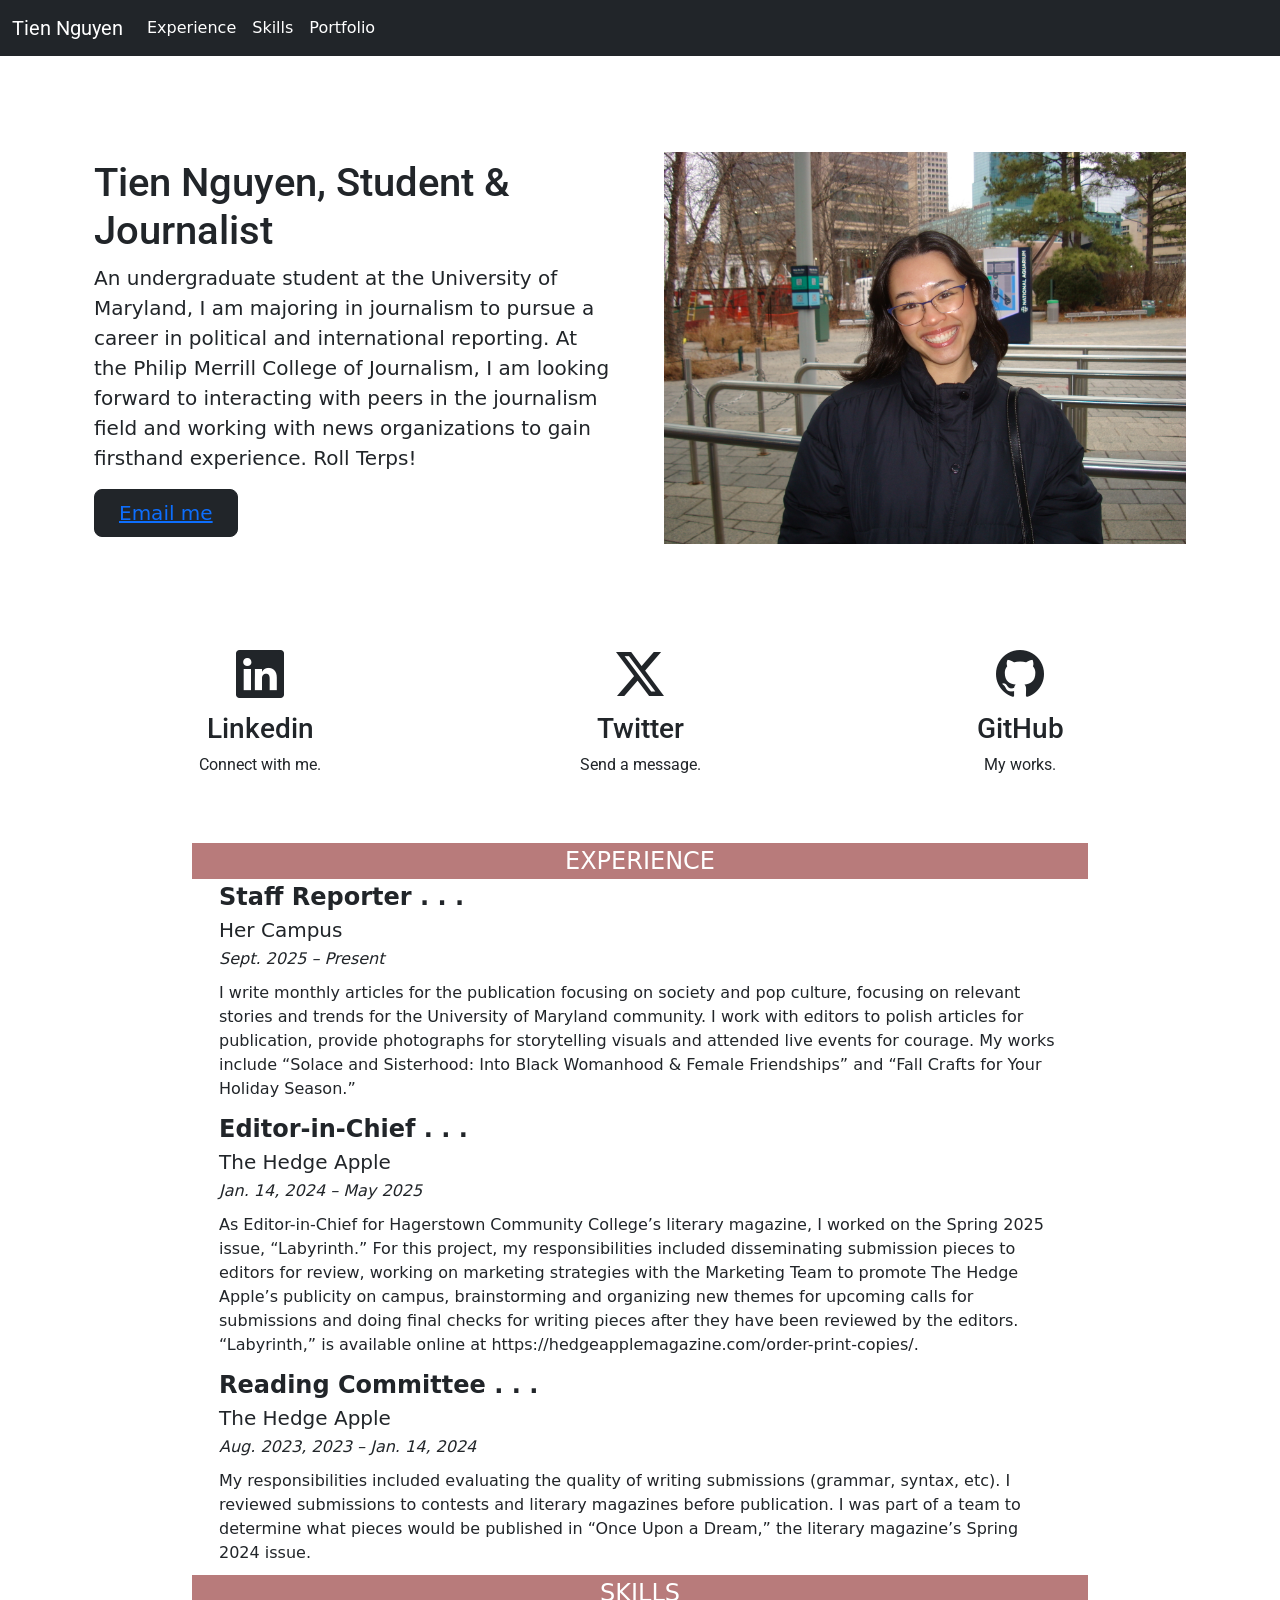
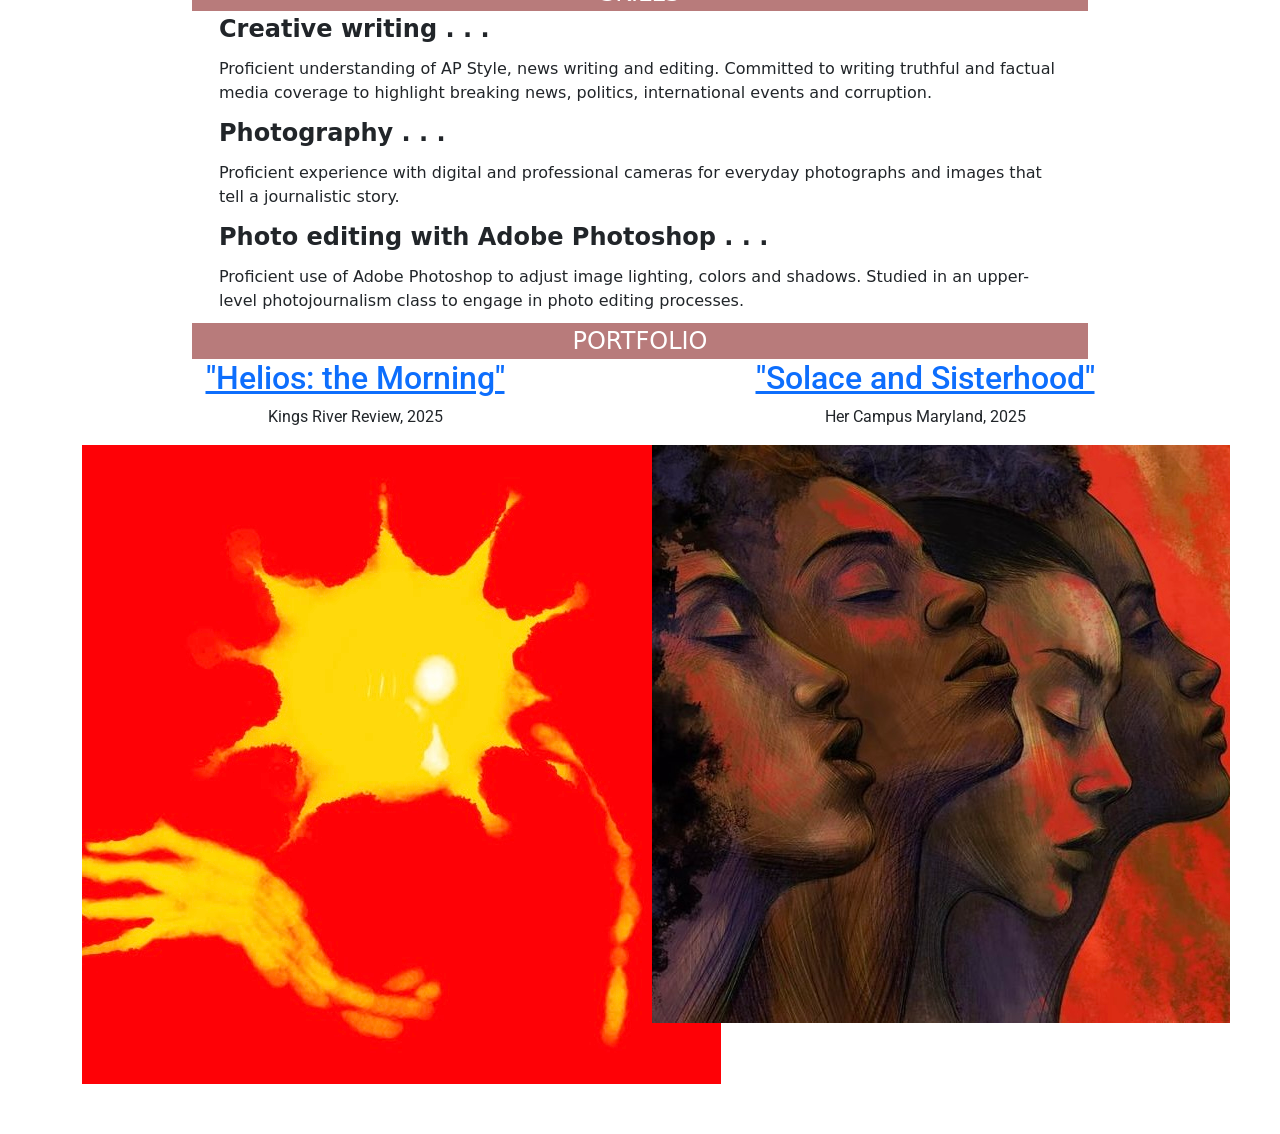
<file: resume-project/index.html>
<!-- HMTML for resume project-->
<!doctype html>

<html lang="en">
<head>
 <meta charset="utf-8">
 <meta name="viewport" content="width=device-width, initial-scale=1, shrink-to-fit=no">
     <link rel="stylesheet" type="text/css" href="style.css">
    <link rel="stylesheet" href="https://cdn.jsdelivr.net/npm/bootstrap-icons@1.11.1/font/bootstrap-icons.css">
    <link href="https://fonts.googleapis.com/css2?family=Roboto:ital,wght@0,100..900;1,100..900&display=swap" rel="stylesheet">

 <title>Resume Project</title>
 <meta name="description" content="Merrill College of Journalism, UMD">
 <meta name="author" content="Tien Nguyen">

 <!-- Bootstrap CSS and JavaScript -->
 <link href="https://cdn.jsdelivr.net/npm/bootstrap@5.3.3/dist/css/bootstrap.min.css" rel="stylesheet" integrity="sha384-QWTKZyjpPEjISv5WaRU9OFeRpok6YctnYmDr5pNlyT2bRjXh0JMhjY6hW+ALEwIH" crossorigin="anonymous">
 <script src="https://cdn.jsdelivr.net/npm/bootstrap@5.3.3/dist/js/bootstrap.bundle.min.js" integrity="sha384-YvpcrYf0tY3lHB60NNkmXc5s9fDVZLESaAA55NDzOxhy9GkcIdslK1eN7N6jIeHz" crossorigin="anonymous"></script>


</head>

 <!-- Navbar start-->
<nav class="navbar navbar-expand-lg bg-dark" data-bs-theme="dark">
   <div class="container-fluid">
     <a class="navbar-brand" href="#">Tien Nguyen</a>
     <button class="navbar-toggler" type="button" data-bs-toggle="collapse" data-bs-target="#navbarSupportedContent" aria-controls="navbarSupportedContent" aria-expanded="false" aria-label="Toggle navigation">
       <span class="navbar-toggler-icon"></span>
     </button>
     <div class="collapse navbar-collapse" id="navbarSupportedContent">
       <ul class="navbar-nav me-auto mb-2 mb-lg-0">
         <li class="nav-item">
           <a class="nav-link active" aria-current="page" href="#">Experience</a>
         </li>
         <li class="nav-item">
           <a class="nav-link active" aria-current="page" href="#">Skills</a>
         </li>
         <li class="nav-item">
           <a class="nav-link active" aria-current="page" href="#">Portfolio</a>
         </li>
       </ul>

     </div>
   </div>
 </nav>
 <!-- Navbar end-->

 <!-- Hero image-->
   <div class="container col-xxl-8 px-4 py-5">
    <div class="row flex-lg-row-reverse align-items-center g-5 py-5">
        <div class="col-10 col-sm-8 col-lg-6">
            <img src="DSC01416.JPG" class="d-block mx-lg-auto img-fluid" alt="Bootstrap Themes" width="100%" max-width="500px" loading="lazy">
        </div>
        <div class="col-lg-6">
            <h1 class="h1">Tien Nguyen, Student & Journalist</h1>
            <p class="lead">An undergraduate student at the University of Maryland, I am majoring in journalism to pursue a career in political and international reporting. At the Philip Merrill College of Journalism, I am looking forward to interacting with peers in the journalism field and working with news organizations to gain firsthand experience. Roll Terps!</p>
            <div class="d-grid gap-2 d-md-flex justify-content-md-start">
                <button type="button" class="btn btn-dark btn-lg px-4 me-md-2"><a href="mailto:tnguye85@terpmail.umd.edu">Email me</a></button>
            </div>
        </div>
    </div>
</div>
<!-- Hero end-->

<!-- Icons start-->
<div class="container">
	<div class="row">
		<div class="col-md-4">
            <i class="bi bi-linkedin"></i>
			<h3>Linkedin</h3>
			<p>Connect with me.</p>
		</div>

		<div class="col-md-4">
            <i class="bi bi-twitter-x"></i>
			<h3>Twitter</h3>
			<p>Send a message.</p>
		</div>

		<div class="col-md-4">
            <i class="bi bi-github"></i>
			<h3>GitHub</h3>
			<p>My works.</p>
		</div>
	</div>
</div>
<!-- Icons end-->

<!-- Body start-->
<div class="sectionheader">Experience</div>
<div class="jobtitle">Staff Reporter . . .</div>
<div class="organization">Her Campus</div>
<div class="date">Sept. 2025 – Present</div>
<div class="description">I write monthly articles for the publication focusing on society and pop culture, focusing on relevant stories and trends for the University of Maryland community. I work with editors to polish articles for publication, provide photographs for storytelling visuals and attended live events for courage. My works include “Solace and Sisterhood: Into Black Womanhood & Female Friendships” and “Fall Crafts for Your Holiday Season.”</div>

<div class="jobtitle">Editor-in-Chief . . .</div>
<div class="organization">The Hedge Apple</div>
<div class="date">Jan. 14, 2024  – May 2025</div>
<div class="description">As Editor-in-Chief for Hagerstown Community College’s literary magazine, I worked on the Spring 2025 issue, “Labyrinth.” For this project, my responsibilities included disseminating submission pieces to editors for review, working on marketing strategies with the Marketing Team to promote The Hedge Apple’s publicity on campus, brainstorming and organizing new themes for upcoming calls for submissions and doing final checks for writing pieces after they have been reviewed by the editors. “Labyrinth,” is available online at https://hedgeapplemagazine.com/order-print-copies/.</div>

<div class="jobtitle">Reading Committee . . .</div>
<div class="organization">The Hedge Apple</div>
<div class="date">Aug. 2023, 2023 – Jan. 14, 2024</div>
<div class="description">My responsibilities included evaluating the quality of writing submissions (grammar, syntax, etc). I reviewed submissions to contests and literary magazines before publication. I was part of a team to determine what pieces would be published in “Once Upon a Dream,” the literary magazine’s Spring 2024 issue.</div>

<div class="sectionheader">Skills</div>
<div class="skill">Creative writing . . .</div>
<div class="description">Proficient understanding of AP Style, news writing and editing. Committed to writing truthful and factual media coverage to highlight breaking news, politics, international events and corruption.</div>

<div class="skill">Photography . . .</div>
<div class="description">Proficient experience with digital and professional cameras for everyday photographs and images that tell a journalistic story.</div>

<div class="skill">Photo editing with Adobe Photoshop . . .</div>
<div class="description">Proficient use of Adobe Photoshop to adjust image lighting, colors and shadows. Studied in an upper-level photojournalism class to engage in photo editing processes.</div>

<!-- Body end-->

<!-- Container-->
<div class="sectionheader">Portfolio</div>
<div class="container">
  <div class="row">
        <div class="col-md-6">
            <h2><a href="https://www.kingsriverreview.com/_files/ugd/536f95_a34a457b329a432db36200ef481ead0c.pdf">"Helios: the Morning"</a></h2>
            <p>Kings River Review, 2025</p>
            <img src="aa8f1624c03dd97ec133bcae6452e3e2.jpg" max-width="500px">
        </div>

        <div class="col-md-6">
            <h2><a href="https://www.hercampus.com/school/maryland/solace-and-sisterhood-into-black-womanhood-female-friendships/">"Solace and Sisterhood"</a></h2>
            <p>Her Campus Maryland, 2025</p>
            <img src="_.jpg" max-width="500px">
		</div>
	</div>
</div>
<!-- Container end-->


</body>
</html>
</file>
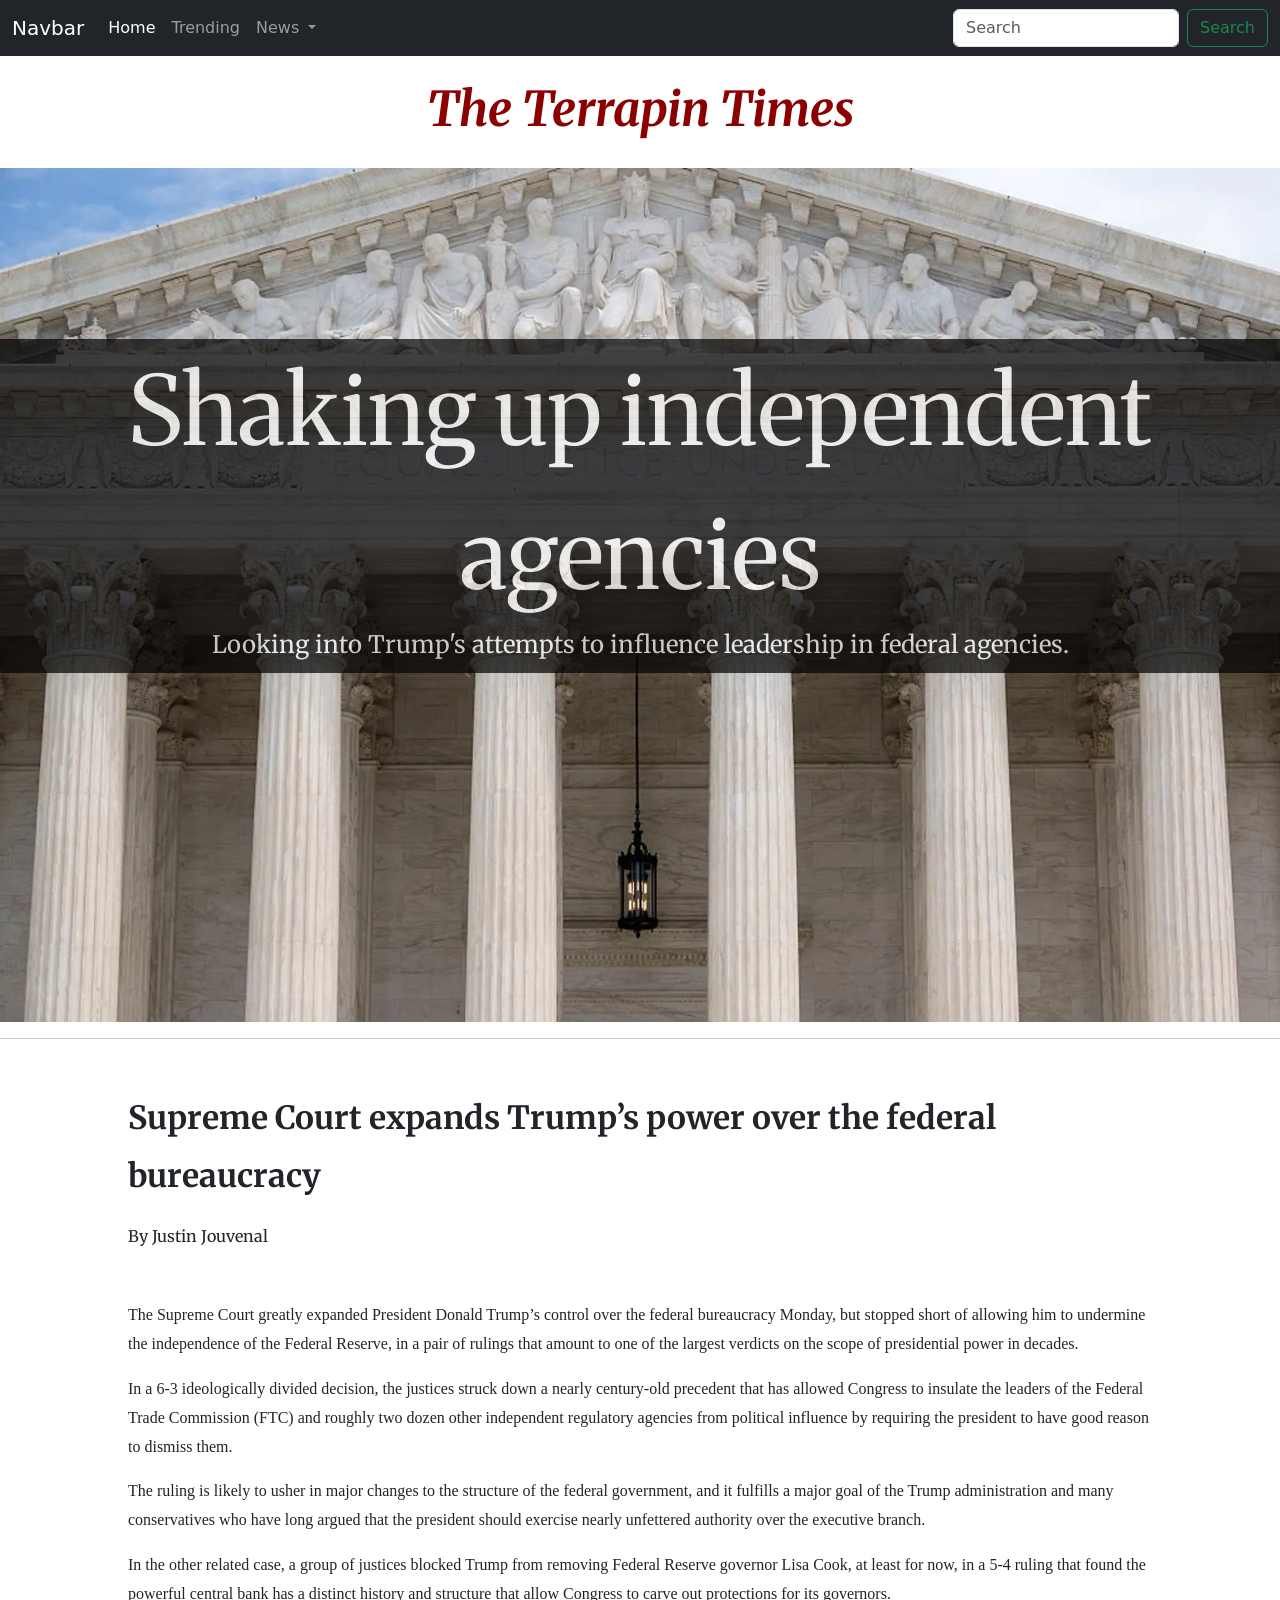
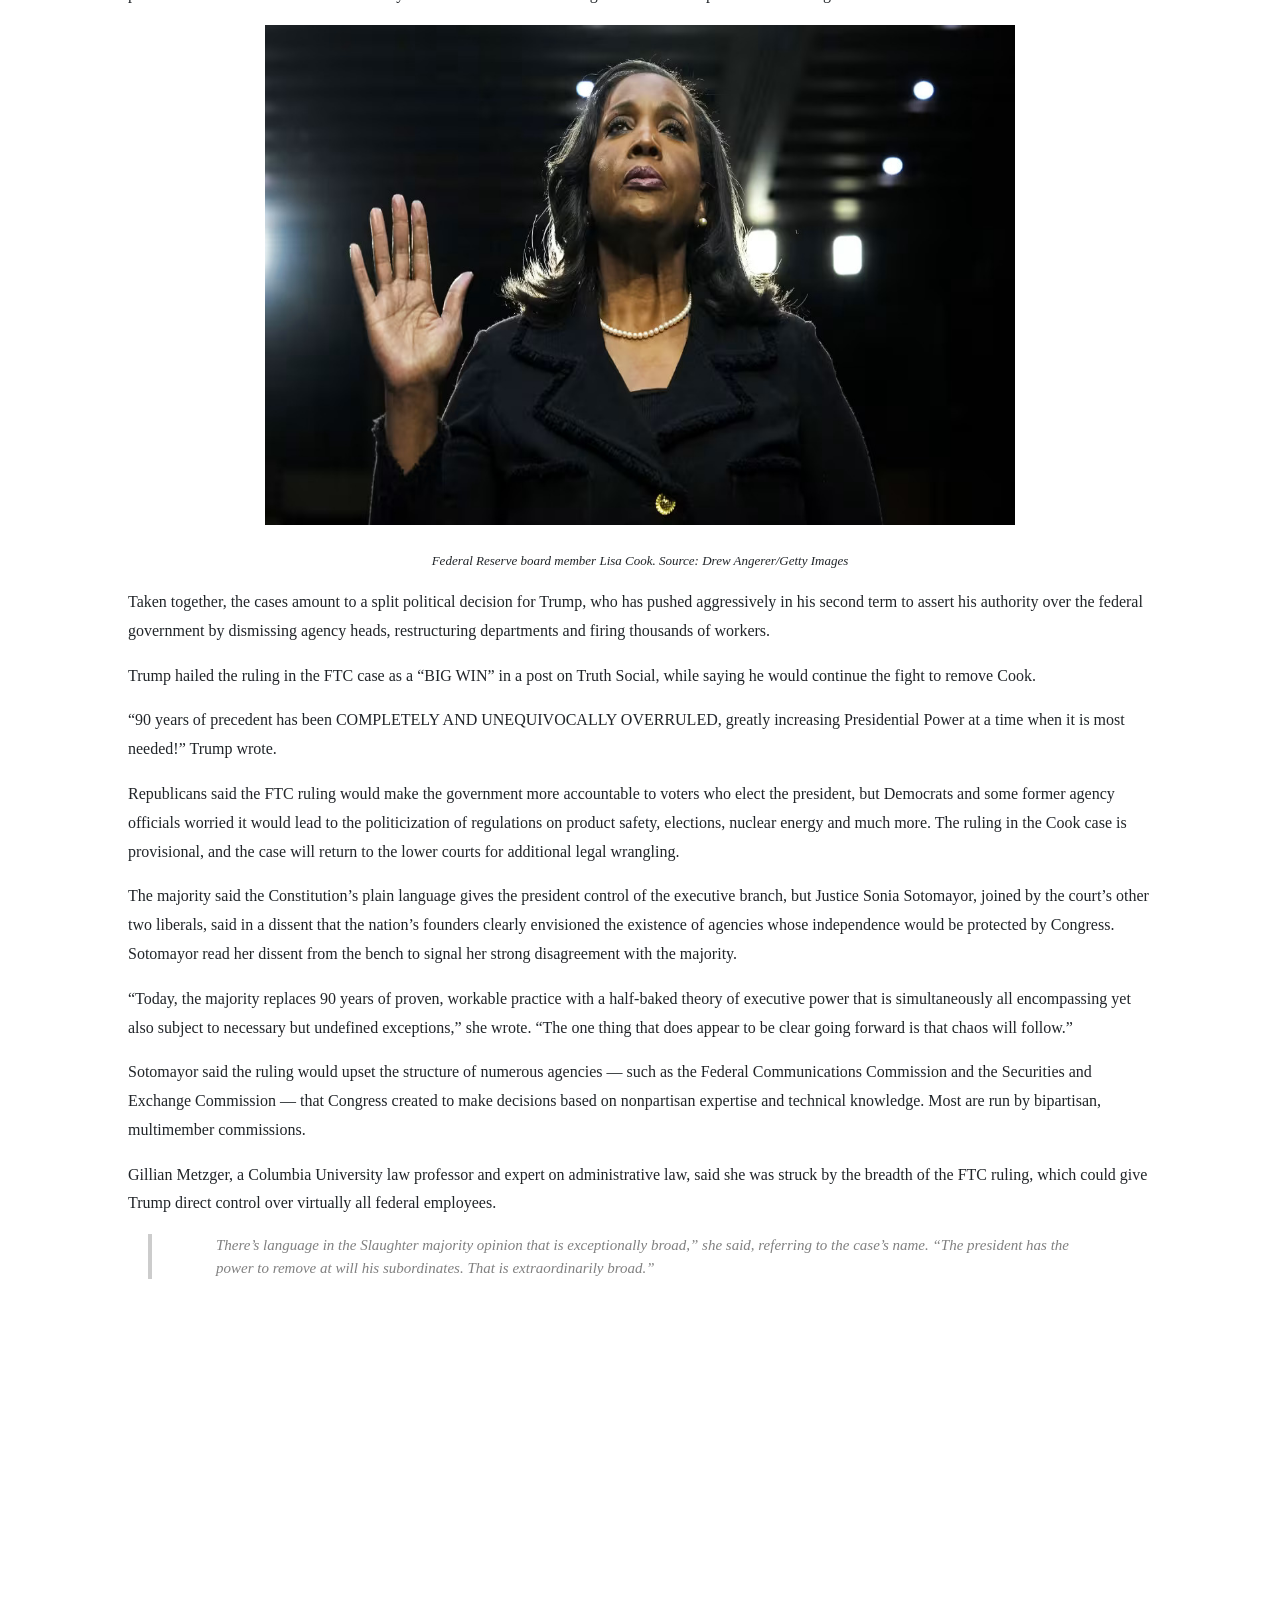
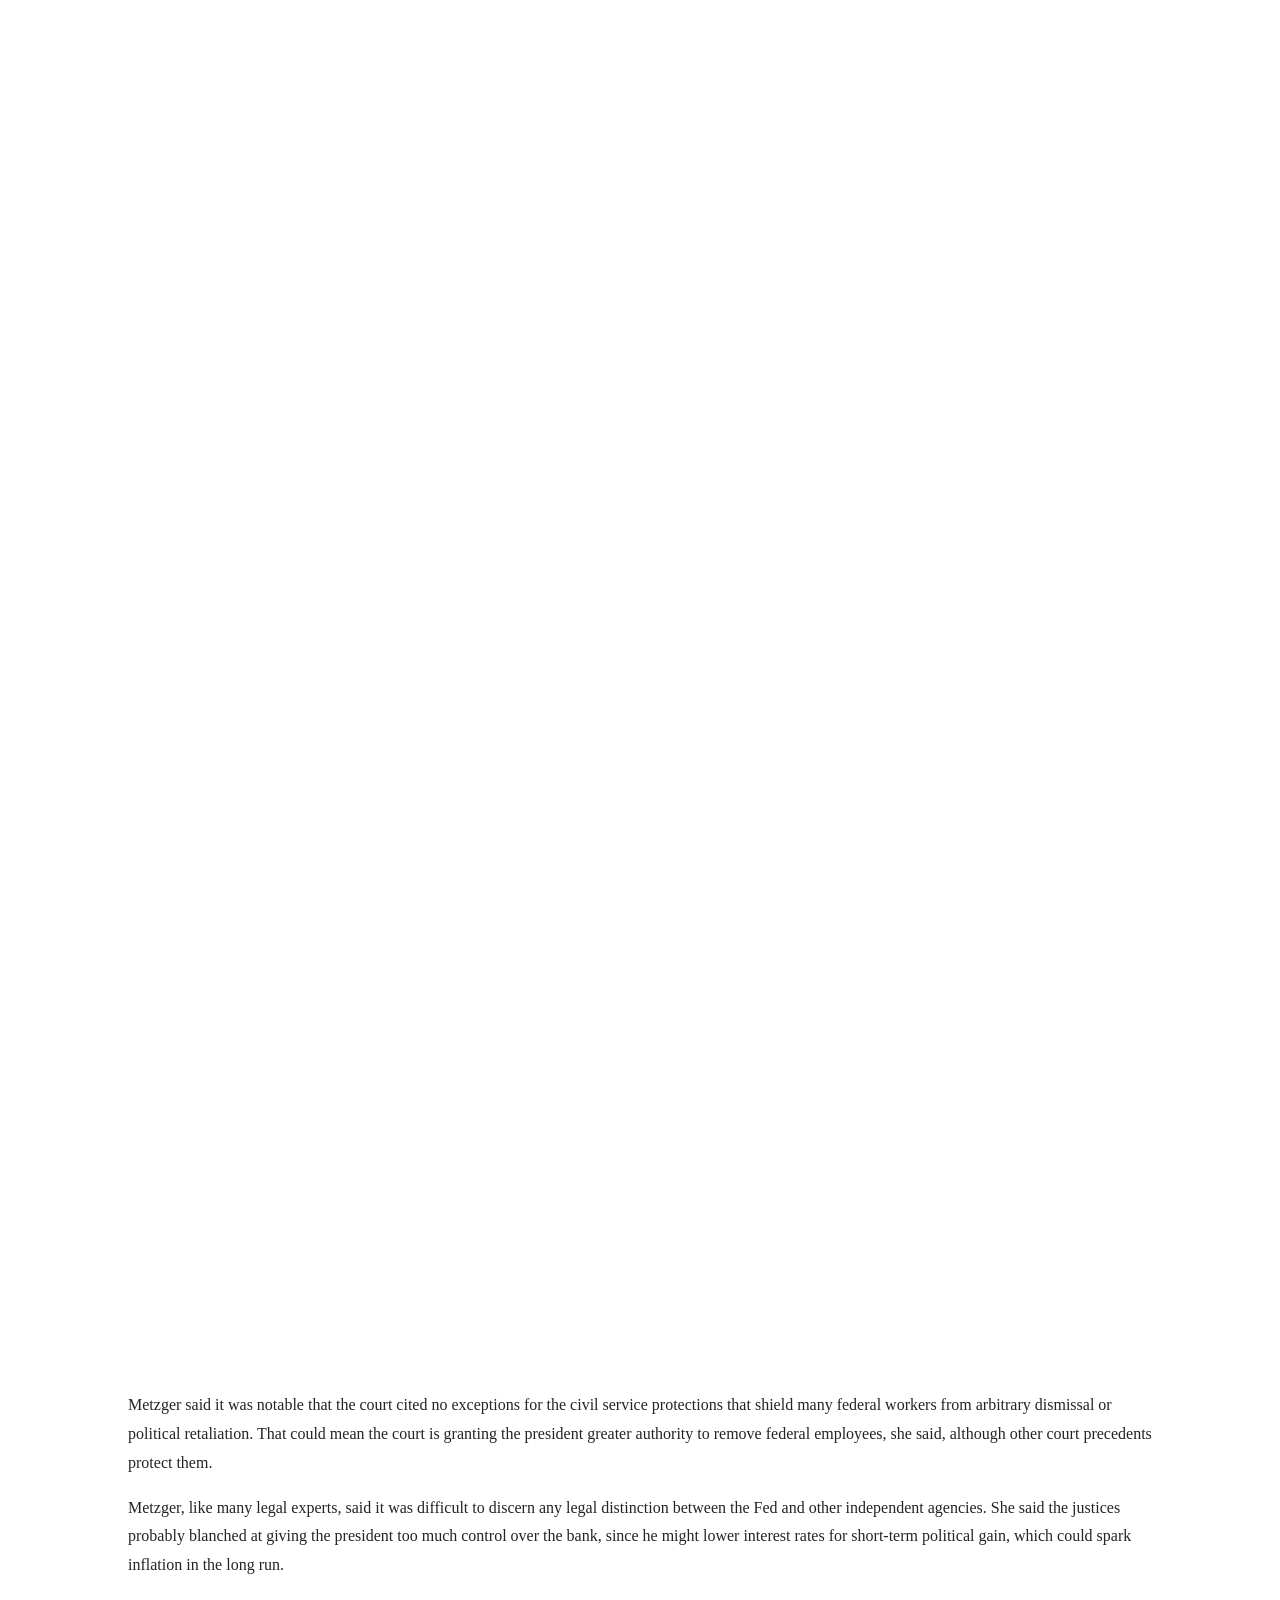
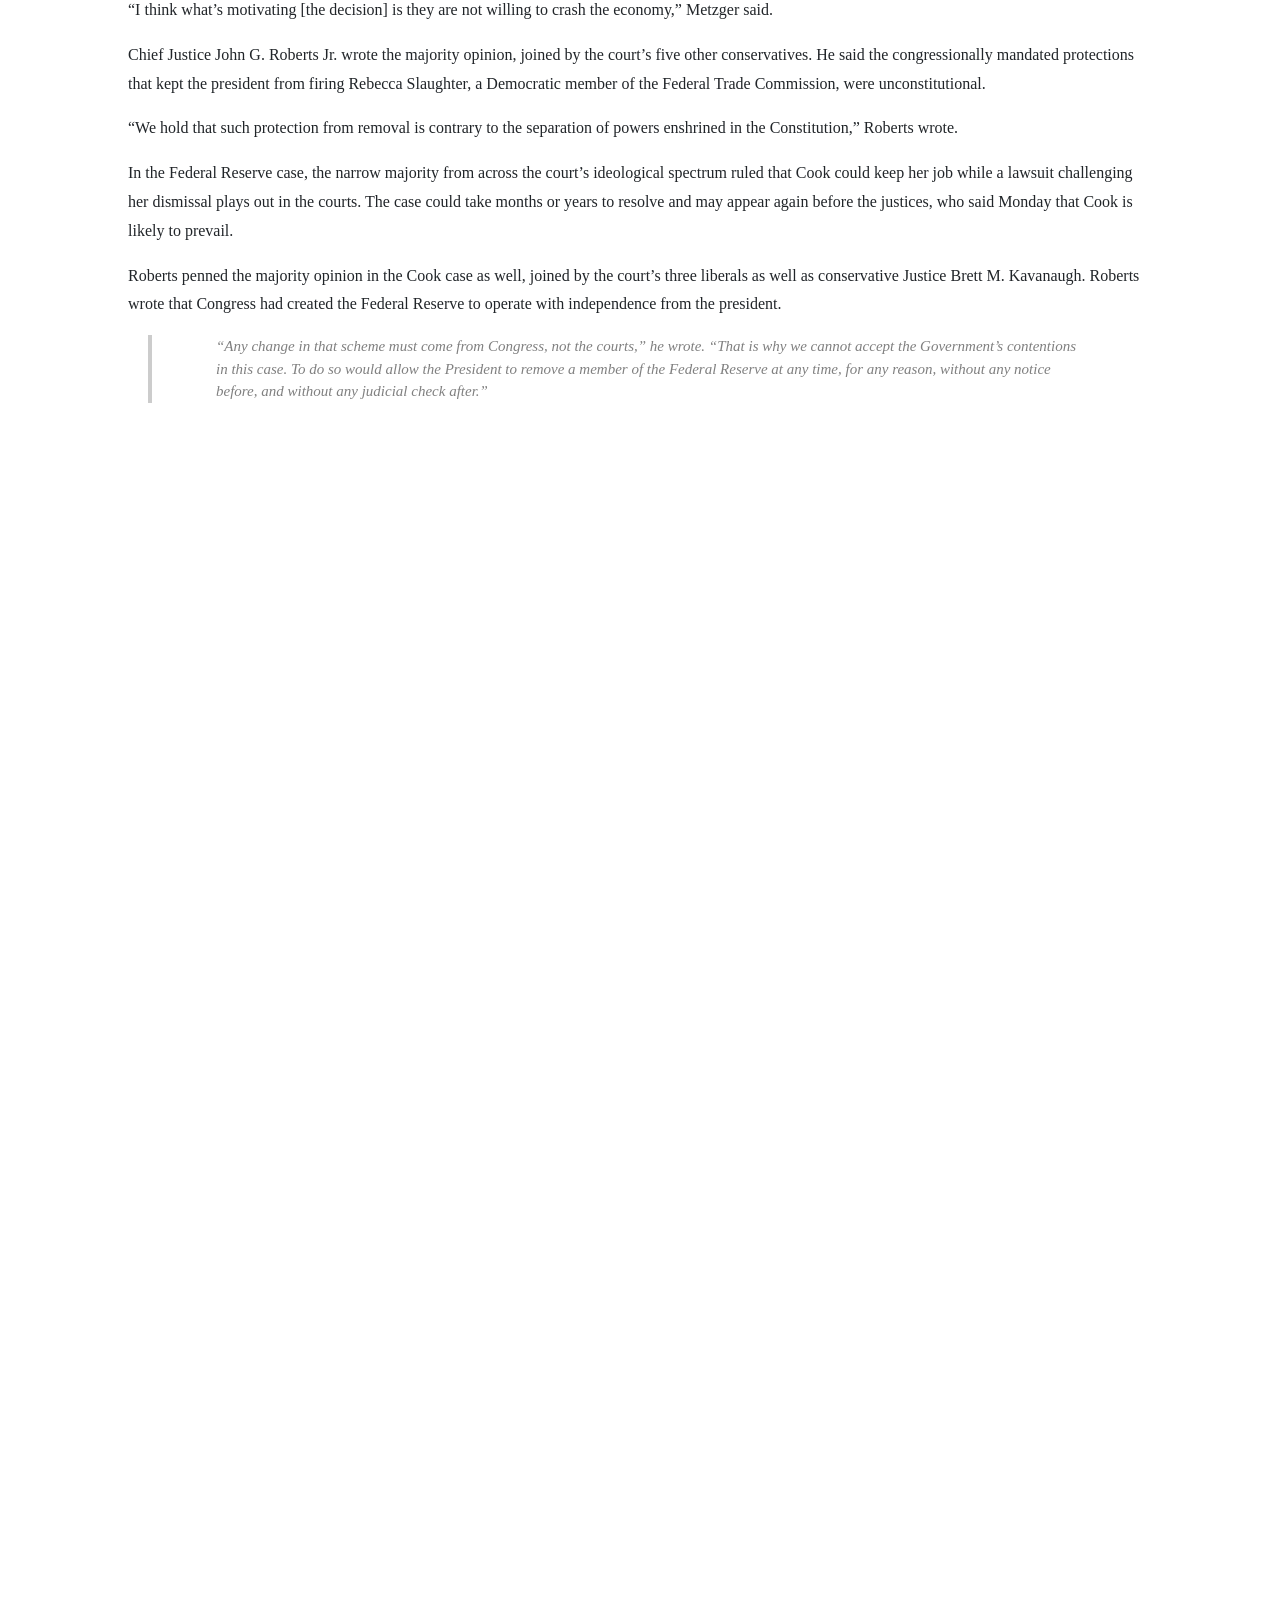
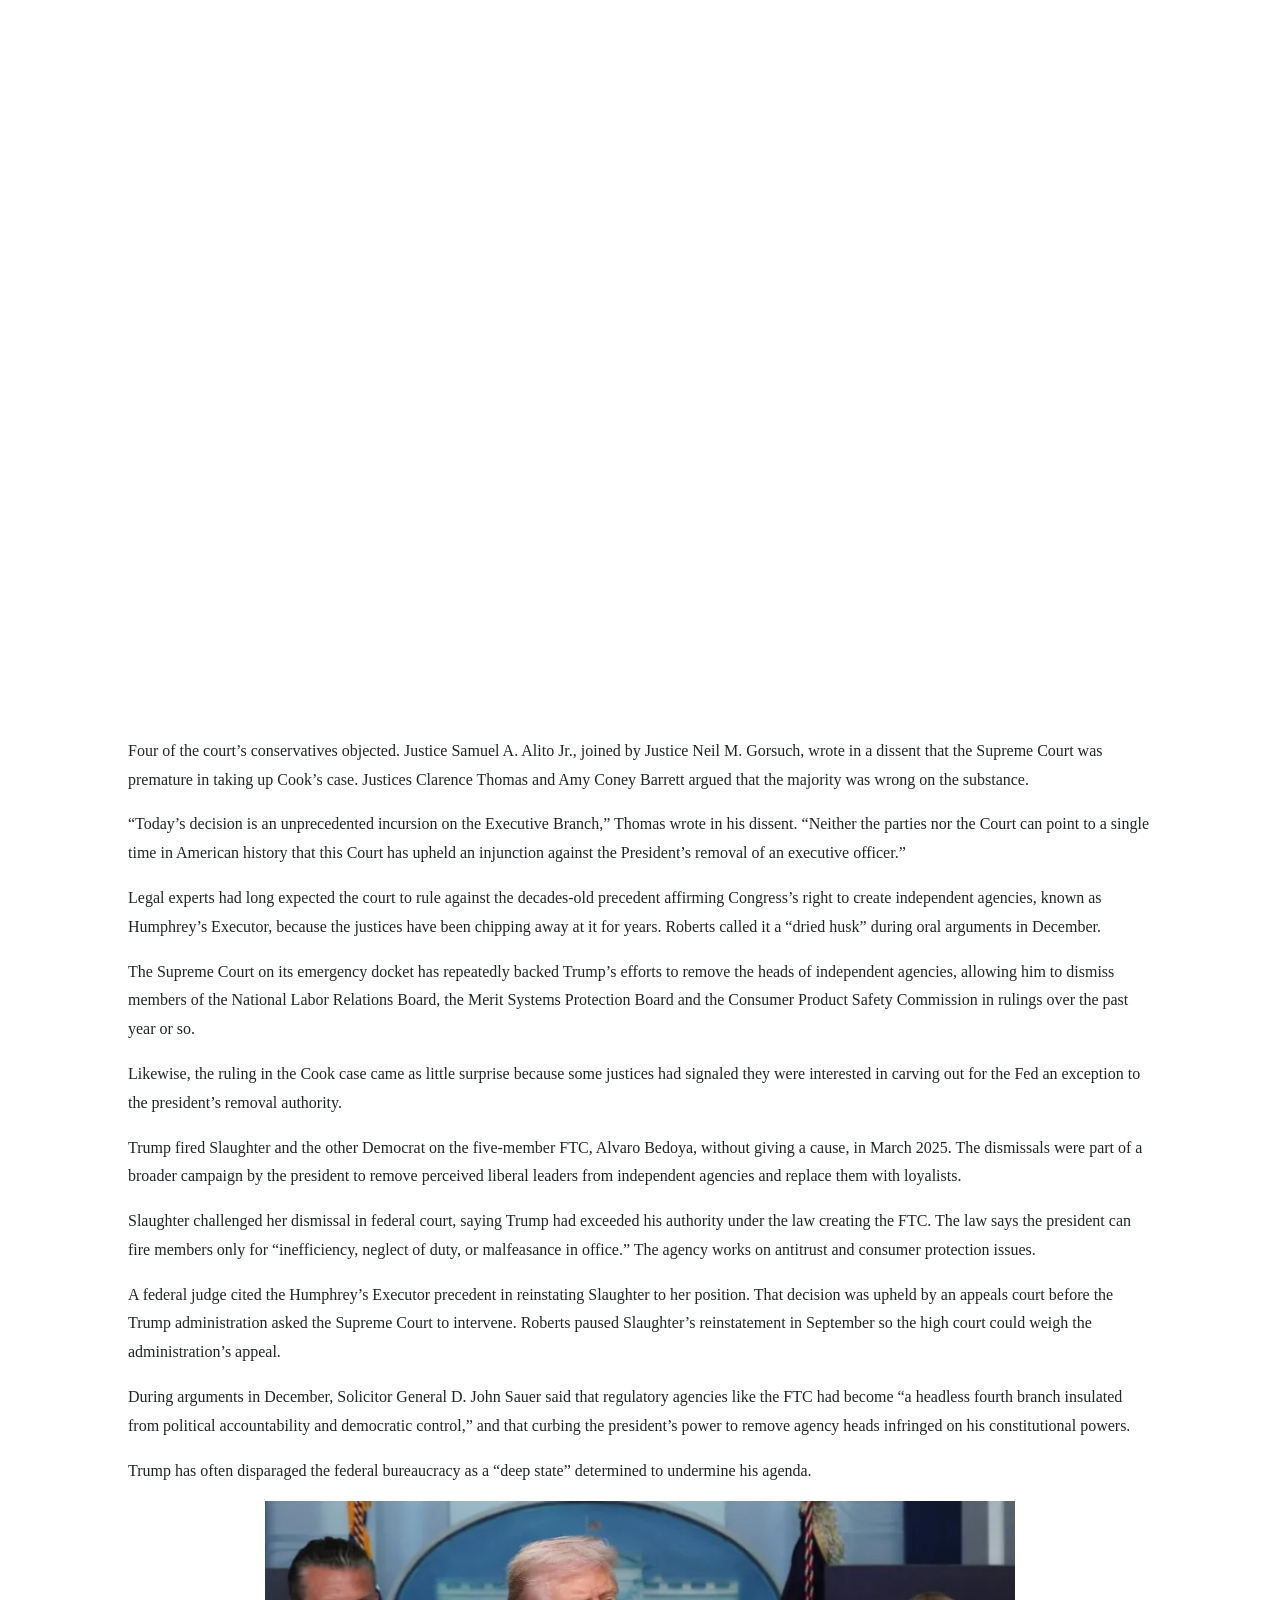
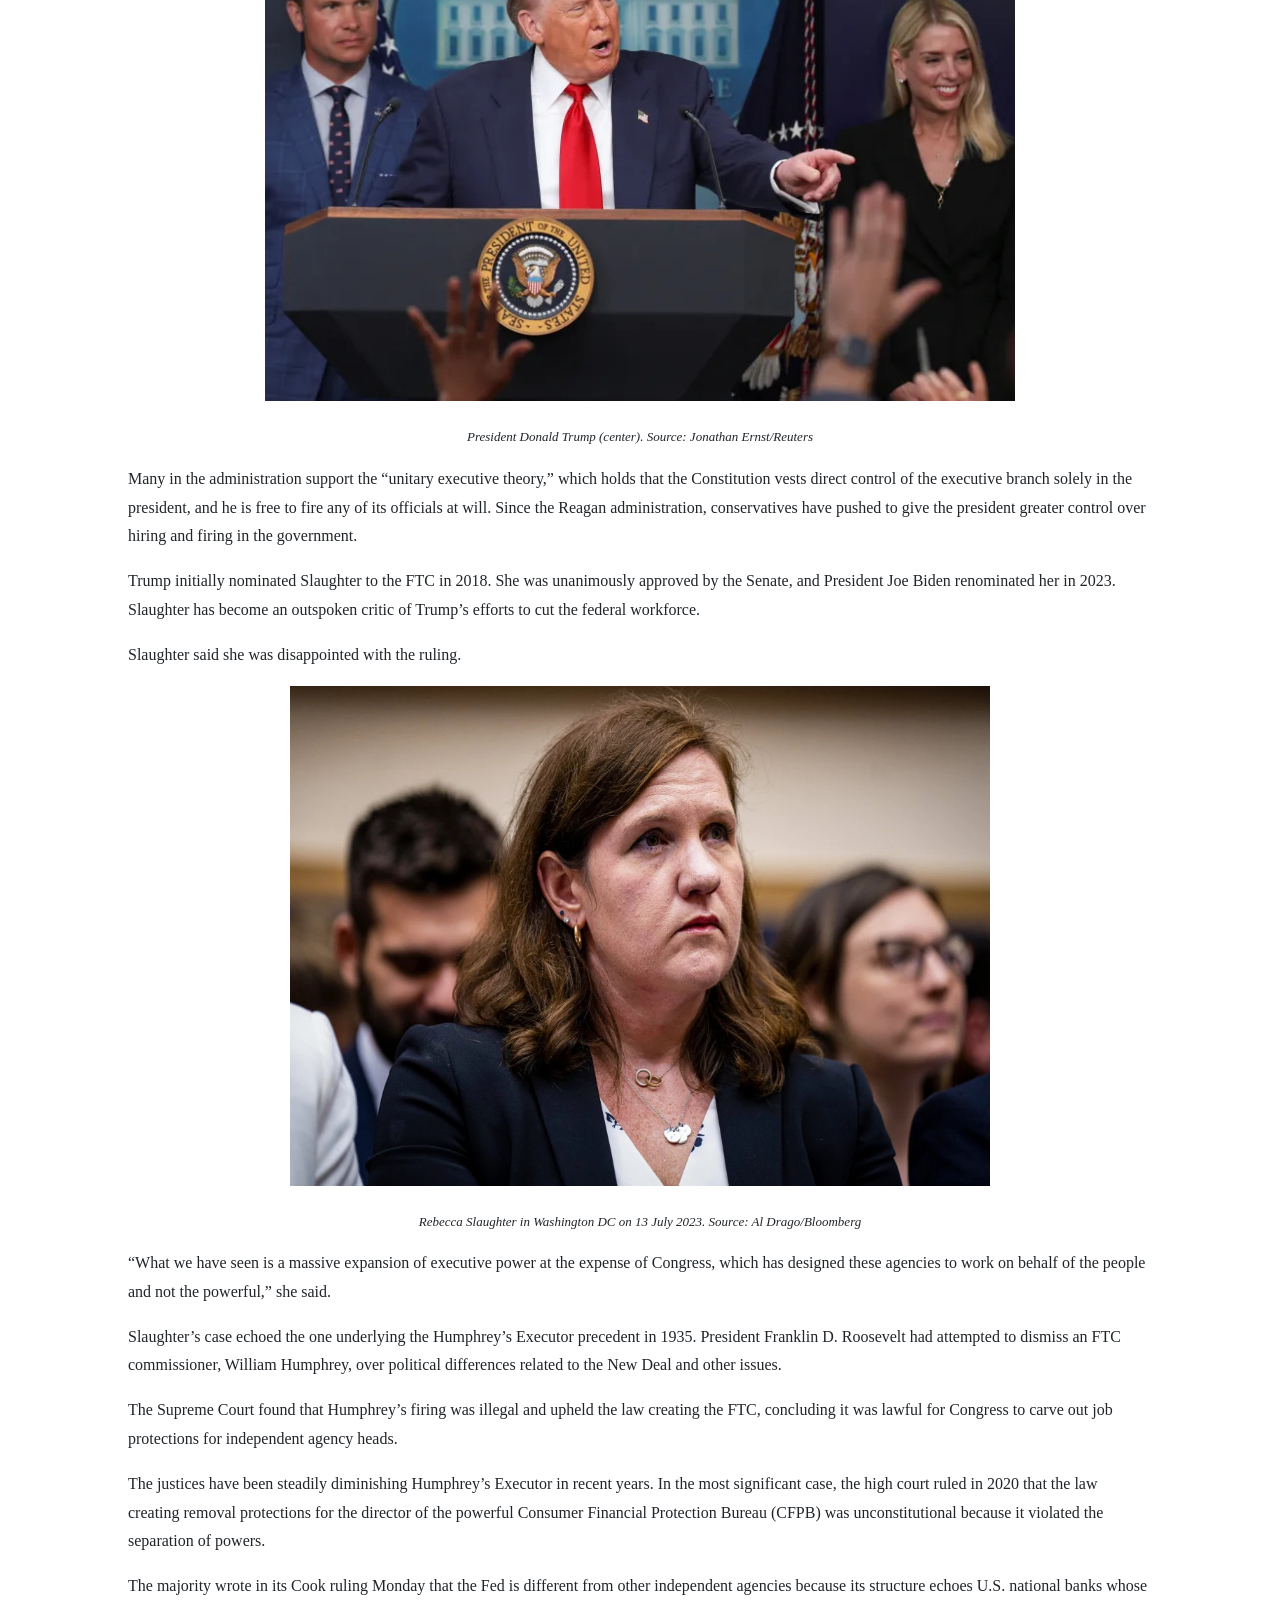
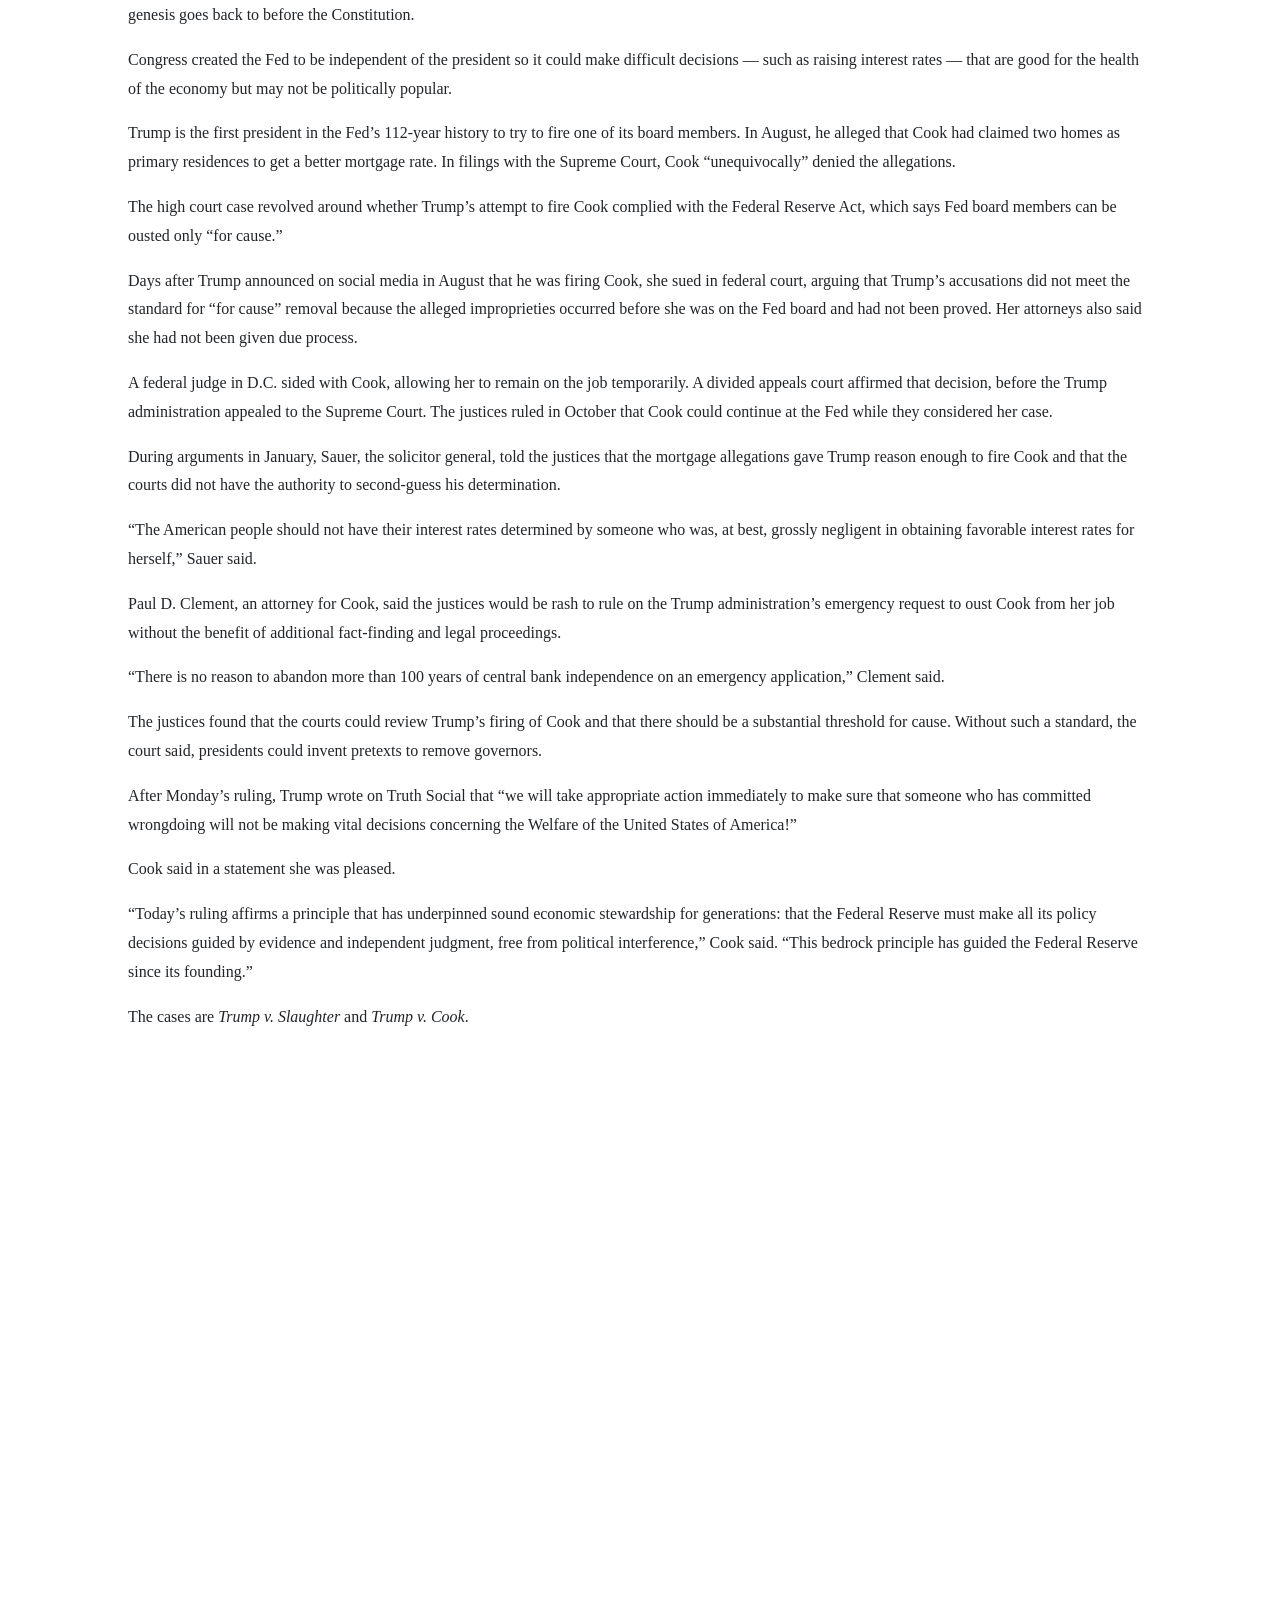
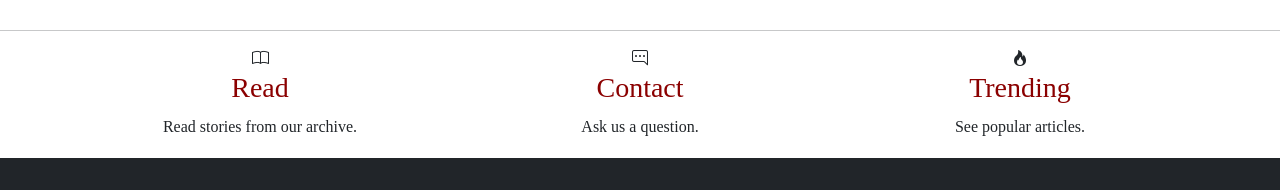
<file: data-viz-project/data-viz-project2.html>
<!doctype html>

<html lang="en">
<head>
  <meta charset="utf-8">
  <meta name="viewport" content="width=device-width, initial-scale=1, shrink-to-fit=no">

  <title>Data Visualization Project</title>
  <meta name="description" content="Merrill College of Journalism, UMD">
  <meta name="author" content="Tien Nguyen">

  <!-- Bootstrap CSS and JavaScript -->
  <link href="https://cdn.jsdelivr.net/npm/bootstrap@5.3.3/dist/css/bootstrap.min.css" rel="stylesheet" integrity="sha384-QWTKZyjpPEjISv5WaRU9OFeRpok6YctnYmDr5pNlyT2bRjXh0JMhjY6hW+ALEwIH" crossorigin="anonymous">

  <script src="https://cdn.jsdelivr.net/npm/bootstrap@5.3.3/dist/js/bootstrap.bundle.min.js" integrity="sha384-YvpcrYf0tY3lHB60NNkmXc5s9fDVZLESaAA55NDzOxhy9GkcIdslK1eN7N6jIeHz" crossorigin="anonymous"></script>
  
  <link rel="stylesheet" href="https://cdn.jsdelivr.net/npm/bootstrap-icons@1.11.1/font/bootstrap-icons.css">

  <link rel="stylesheet" type="text/css" href="style.css">

  <link href="https://fonts.googleapis.com/css2?family=Merriweather:ital,opsz,wght@0,18..144,300..900;1,18..144,300..900&display=swap" rel="stylesheet">

</head>
<body>

  
 <!-- Navbar start-->
 <nav class="navbar navbar-expand-lg navbar-dark bg-dark">
   <div class="container-fluid">
     <a class="navbar-brand" href="#">Navbar</a>
     <button class="navbar-toggler" type="button" data-bs-toggle="collapse" data-bs-target="#navbarSupportedContent" aria-controls="navbarSupportedContent" aria-expanded="false" aria-label="Toggle navigation">
       <span class="navbar-toggler-icon"></span>
     </button>
     <div class="collapse navbar-collapse" id="navbarSupportedContent">
       <ul class="navbar-nav me-auto mb-2 mb-lg-0">
         <li class="nav-item">
           <a class="nav-link active" aria-current="page" href="#">Home</a>
         </li>
         <li class="nav-item">
           <a class="nav-link" href="#">Trending</a>
         </li>
         <li class="nav-item dropdown">
           <a class="nav-link dropdown-toggle" href="#" role="button" data-bs-toggle="dropdown" aria-expanded="false">
             News
           </a>
           <ul class="dropdown-menu">
             <li><a class="dropdown-item" href="#">Politics</a></li>
             <li><a class="dropdown-item" href="#">World</a></li>
             <li><a class="dropdown-item" href="#">Economy</a></li>
           </ul>
         </li>
       </ul>
       <form class="d-flex" role="search">
         <input class="form-control me-2" type="search" placeholder="Search" aria-label="Search">
         <button class="btn btn-outline-success" type="submit">Search</button>
       </form>
     </div>
   </div>
 </nav>
 <!-- Navbar end-->

<div class="container">
  <p class="masthead">The Terrapin Times</p>
</div>

<div class="hero-container">
    <img src="KevinCarter-GettyImages.jpg" class="hero-image">
      <div class="overlay">
        <div class="hero-head">Shaking up independent agencies
          <div class="hero-sub">Looking into Trump's attempts to influence leadership in federal agencies.
        </div>
      </div>
    </div>
  </div>

<hr>

<div>
  <p class="headline">Supreme Court expands Trump’s power over the federal bureaucracy</p>
  <p class="byline">By Justin Jouvenal</p>

  <p>The Supreme Court greatly expanded President Donald Trump’s control over the federal bureaucracy Monday, but stopped short of allowing him to undermine the independence of the Federal Reserve, in a pair of rulings that amount to one of the largest verdicts on the scope of presidential power in decades.</p>

  <p>In a 6-3 ideologically divided decision, the justices struck down a nearly century-old precedent that has allowed Congress to insulate the leaders of the Federal Trade Commission (FTC) and roughly two dozen other independent regulatory agencies from political influence by requiring the president to have good reason to dismiss them.</p>

  <p>The ruling is likely to usher in major changes to the structure of the federal government, and it fulfills a major goal of the Trump administration and many conservatives who have long argued that the president should exercise nearly unfettered authority over the executive branch.</p>

  <p>In the other related case, a group of justices blocked Trump from removing Federal Reserve governor Lisa Cook, at least for now, in a 5-4 ruling that found the powerful central bank has a distinct history and structure that allow Congress to carve out protections for its governors.</p>

        <img class="d-block mx-auto mb-4" src="DrewAngerer-GettyImages.jpg" alt="" width="750" height="500">
        <p class="img">Federal Reserve board member Lisa Cook. Source: Drew Angerer/Getty Images</p>

  <p>Taken together, the cases amount to a split political decision for Trump, who has pushed aggressively in his second term to assert his authority over the federal government by dismissing agency heads, restructuring departments and firing thousands of workers.</p>

  <p>Trump hailed the ruling in the FTC case as a “BIG WIN” in a post on Truth Social, while saying he would continue the fight to remove Cook.</p>

  <p>“90 years of precedent has been COMPLETELY AND UNEQUIVOCALLY OVERRULED, greatly increasing Presidential Power at a time when it is most needed!” Trump wrote.</p>

  <p>Republicans said the FTC ruling would make the government more accountable to voters who elect the president, but Democrats and some former agency officials worried it would lead to the politicization of regulations on product safety, elections, nuclear energy and much more. The ruling in the Cook case is provisional, and the case will return to the lower courts for additional legal wrangling.</p>

  <p>The majority said the Constitution’s plain language gives the president control of the executive branch, but Justice Sonia Sotomayor, joined by the court’s other two liberals, said in a dissent that the nation’s founders clearly envisioned the existence of agencies whose independence would be protected by Congress. Sotomayor read her dissent from the bench to signal her strong disagreement with the majority.</p>

  <p>“Today, the majority replaces 90 years of proven, workable practice with a half-baked theory of executive power that is simultaneously all encompassing yet also subject to necessary but undefined exceptions,” she wrote. “The one thing that does appear to be clear going forward is that chaos will follow.”</p>

  <p>Sotomayor said the ruling would upset the structure of numerous agencies — such as the Federal Communications Commission and the Securities and Exchange Commission — that Congress created to make decisions based on nonpartisan expertise and technical knowledge. Most are run by bipartisan, multimember commissions.</p>

  <p>Gillian Metzger, a Columbia University law professor and expert on administrative law, said she was struck by the breadth of the FTC ruling, which could give Trump direct control over virtually all federal employees.</p>

     <blockquote>There’s language in the Slaughter majority opinion that is exceptionally broad,” she said, referring to the case’s name. “The president has the power to remove at will his subordinates. That is extraordinarily broad.”</blockquote>

  <iframe title="The changing makeup of independent agencies during Donald Trump's presidency" aria-label="Grouped Bars" id="datawrapper-chart-z8Ynh" src="https://datawrapper.dwcdn.net/z8Ynh/1/" scrolling="no" frameborder="0" style="width: 0; min-width: 100% !important; border: none;" height="1655" data-external="1"></iframe><script type="text/javascript">(function(){function e(){window.addEventListener(`message`,function(e){if(e.data[`datawrapper-height`]!==void 0){var t=document.querySelectorAll(`iframe`);for(var n in e.data[`datawrapper-height`])for(var r=0,i;i=t[r];r++)if(i.contentWindow===e.source){var a=e.data[`datawrapper-height`][n]+`px`;i.style.height=a}}})}e()})();</script>

  <p>Metzger said it was notable that the court cited no exceptions for the civil service protections that shield many federal workers from arbitrary dismissal or political retaliation. That could mean the court is granting the president greater authority to remove federal employees, she said, although other court precedents protect them.</p>

  <p>Metzger, like many legal experts, said it was difficult to discern any legal distinction between the Fed and other independent agencies. She said the justices probably blanched at giving the president too much control over the bank, since he might lower interest rates for short-term political gain, which could spark inflation in the long run.</p>

  <p>“I think what’s motivating [the decision] is they are not willing to crash the economy,” Metzger said.</p>

  <p>Chief Justice John G. Roberts Jr. wrote the majority opinion, joined by the court’s five other conservatives. He said the congressionally mandated protections that kept the president from firing Rebecca Slaughter, a Democratic member of the Federal Trade Commission, were unconstitutional.</p>

  <p>“We hold that such protection from removal is contrary to the separation of powers enshrined in the Constitution,” Roberts wrote.</p>

  <p>In the Federal Reserve case, the narrow majority from across the court’s ideological spectrum ruled that Cook could keep her job while a lawsuit challenging her dismissal plays out in the courts. The case could take months or years to resolve and may appear again before the justices, who said Monday that Cook is likely to prevail.</p>

  <p>Roberts penned the majority opinion in the Cook case as well, joined by the court’s three liberals as well as conservative Justice Brett M. Kavanaugh. Roberts wrote that Congress had created the Federal Reserve to operate with independence from the president.</p>

       <blockquote>“Any change in that scheme must come from Congress, not the courts,” he wrote. “That is why we cannot accept the Government’s contentions in this case. To do so would allow the President to remove a member of the Federal Reserve at any time, for any reason, without any notice before, and without any judicial check after.”</blockquote>
  
  <iframe title="Increase in Republican board membership under Trump" aria-label="Grouped Bars" id="datawrapper-chart-hO1de" src="https://datawrapper.dwcdn.net/hO1de/1/" scrolling="no" frameborder="0" style="width: 0; min-width: 100% !important; border: none;" height="1877" data-external="1"></iframe><script type="text/javascript">(function(){function e(){window.addEventListener(`message`,function(e){if(e.data[`datawrapper-height`]!==void 0){var t=document.querySelectorAll(`iframe`);for(var n in e.data[`datawrapper-height`])for(var r=0,i;i=t[r];r++)if(i.contentWindow===e.source){var a=e.data[`datawrapper-height`][n]+`px`;i.style.height=a}}})}e()})();</script>

  <p>Four of the court’s conservatives objected. Justice Samuel A. Alito Jr., joined by Justice Neil M. Gorsuch, wrote in a dissent that the Supreme Court was premature in taking up Cook’s case. Justices Clarence Thomas and Amy Coney Barrett argued that the majority was wrong on the substance.</p>

  <p>“Today’s decision is an unprecedented incursion on the Executive Branch,” Thomas wrote in his dissent. “Neither the parties nor the Court can point to a single time in American history that this Court has upheld an injunction against the President’s removal of an executive officer.”</p>

  <p>Legal experts had long expected the court to rule against the decades-old precedent affirming Congress’s right to create independent agencies, known as Humphrey’s Executor, because the justices have been chipping away at it for years. Roberts called it a “dried husk” during oral arguments in December.</p>

  <p>The Supreme Court on its emergency docket has repeatedly backed Trump’s efforts to remove the heads of independent agencies, allowing him to dismiss members of the National Labor Relations Board, the Merit Systems Protection Board and the Consumer Product Safety Commission in rulings over the past year or so.</p>

  <p>Likewise, the ruling in the Cook case came as little surprise because some justices had signaled they were interested in carving out for the Fed an exception to the president’s removal authority.</p>

  <p>Trump fired Slaughter and the other Democrat on the five-member FTC, Alvaro Bedoya, without giving a cause, in March 2025. The dismissals were part of a broader campaign by the president to remove perceived liberal leaders from independent agencies and replace them with loyalists.</p>

  <p>Slaughter challenged her dismissal in federal court, saying Trump had exceeded his authority under the law creating the FTC. The law says the president can fire members only for “inefficiency, neglect of duty, or malfeasance in office.” The agency works on antitrust and consumer protection issues.</p>

  <p>A federal judge cited the Humphrey’s Executor precedent in reinstating Slaughter to her position. That decision was upheld by an appeals court before the Trump administration asked the Supreme Court to intervene. Roberts paused Slaughter’s reinstatement in September so the high court could weigh the administration’s appeal.</p>

  <p>During arguments in December, Solicitor General D. John Sauer said that regulatory agencies like the FTC had become “a headless fourth branch insulated from political accountability and democratic control,” and that curbing the president’s power to remove agency heads infringed on his constitutional powers.</p>

  <p>Trump has often disparaged the federal bureaucracy as a “deep state” determined to undermine his agenda.</p>

        <img class="d-block mx-auto mb-4" src="JonathanErnst-Reuters.jpg" alt="" width="750" height="500">
        <p class="img">President Donald Trump (center). Source: Jonathan Ernst/Reuters</p>

  <p>Many in the administration support the “unitary executive theory,” which holds that the Constitution vests direct control of the executive branch solely in the president, and he is free to fire any of its officials at will. Since the Reagan administration, conservatives have pushed to give the president greater control over hiring and firing in the government.</p>

  <p>Trump initially nominated Slaughter to the FTC in 2018. She was unanimously approved by the Senate, and President Joe Biden renominated her in 2023. Slaughter has become an outspoken critic of Trump’s efforts to cut the federal workforce.</p>

  <p>Slaughter said she was disappointed with the ruling.</p>

      <img class="d-block mx-auto mb-4" src="AlDrago-Bloomberg.jpg" alt="" width="700" height="500">
        <p class="img">Rebecca Slaughter in Washington DC on 13 July 2023. Source: Al Drago/Bloomberg</p>

  <p>“What we have seen is a massive expansion of executive power at the expense of Congress, which has designed these agencies to work on behalf of the people and not the powerful,” she said.</p>

  <p>Slaughter’s case echoed the one underlying the Humphrey’s Executor precedent in 1935. President Franklin D. Roosevelt had attempted to dismiss an FTC commissioner, William Humphrey, over political differences related to the New Deal and other issues.</p>

  <p>The Supreme Court found that Humphrey’s firing was illegal and upheld the law creating the FTC, concluding it was lawful for Congress to carve out job protections for independent agency heads.</p>

  <p>The justices have been steadily diminishing Humphrey’s Executor in recent years. In the most significant case, the high court ruled in 2020 that the law creating removal protections for the director of the powerful Consumer Financial Protection Bureau (CFPB) was unconstitutional because it violated the separation of powers.</p>

  <p>The majority wrote in its Cook ruling Monday that the Fed is different from other independent agencies because its structure echoes U.S. national banks whose genesis goes back to before the Constitution.</p>

  <p>Congress created the Fed to be independent of the president so it could make difficult decisions — such as raising interest rates — that are good for the health of the economy but may not be politically popular.</p>

  <p>Trump is the first president in the Fed’s 112-year history to try to fire one of its board members. In August, he alleged that Cook had claimed two homes as primary residences to get a better mortgage rate. In filings with the Supreme Court, Cook “unequivocally” denied the allegations.</p>

  <p>The high court case revolved around whether Trump’s attempt to fire Cook complied with the Federal Reserve Act, which says Fed board members can be ousted only “for cause.”</p>

  <p>Days after Trump announced on social media in August that he was firing Cook, she sued in federal court, arguing that Trump’s accusations did not meet the standard for “for cause” removal because the alleged improprieties occurred before she was on the Fed board and had not been proved. Her attorneys also said she had not been given due process.</p>

  <p>A federal judge in D.C. sided with Cook, allowing her to remain on the job temporarily. A divided appeals court affirmed that decision, before the Trump administration appealed to the Supreme Court. The justices ruled in October that Cook could continue at the Fed while they considered her case.</p>

  <p>During arguments in January, Sauer, the solicitor general, told the justices that the mortgage allegations gave Trump reason enough to fire Cook and that the courts did not have the authority to second-guess his determination.</p>

  <p>“The American people should not have their interest rates determined by someone who was, at best, grossly negligent in obtaining favorable interest rates for herself,” Sauer said.</p>

  <p>Paul D. Clement, an attorney for Cook, said the justices would be rash to rule on the Trump administration’s emergency request to oust Cook from her job without the benefit of additional fact-finding and legal proceedings.</p>

  <p>“There is no reason to abandon more than 100 years of central bank independence on an emergency application,” Clement said.</p>

  <p>The justices found that the courts could review Trump’s firing of Cook and that there should be a substantial threshold for cause. Without such a standard, the court said, presidents could invent pretexts to remove governors.</p>

  <p>After Monday’s ruling, Trump wrote on Truth Social that “we will take appropriate action immediately to make sure that someone who has committed wrongdoing will not be making vital decisions concerning the Welfare of the United States of America!”</p>

  <p>Cook said in a statement she was pleased.</p>

  <p>“Today’s ruling affirms a principle that has underpinned sound economic stewardship for generations: that the Federal Reserve must make all its policy decisions guided by evidence and independent judgment, free from political interference,” Cook said. “This bedrock principle has guided the Federal Reserve since its founding.”</p>

  <p>The cases are <i>Trump v. Slaughter</i> and <i>Trump v. Cook</i>.</p>

  <iframe title="Trump's disapproval rating in Maryland and Virginia" aria-label="Choropleth map" id="datawrapper-chart-LG2TB" src="https://datawrapper.dwcdn.net/LG2TB/1/" scrolling="no" frameborder="0" style="width: 0; min-width: 100% !important; border: none;" height="560" data-external="1"></iframe><script type="text/javascript">(function(){function e(){window.addEventListener(`message`,function(e){if(e.data[`datawrapper-height`]!==void 0){var t=document.querySelectorAll(`iframe`);for(var n in e.data[`datawrapper-height`])for(var r=0,i;i=t[r];r++)if(i.contentWindow===e.source){var a=e.data[`datawrapper-height`][n]+`px`;i.style.height=a}}})}e()})();</script>

</div>

<hr>

<div class="container">
    <div class="row">
        <div class="col-md-4 text-center">
            <i class="bi bi-book"></i>
            <h3>Read</h3>
            <p>Read stories from our archive.</p>
        </div>

        <div class="col-md-4 text-center">
            <i class="bi bi-chat-right-dots"></i>
            <h3>Contact</h3>
            <p>Ask us a question.</p>
        </div>

        <div class="col-md-4 text-center">
            <i class="bi bi-fire"></i>
            <h3>Trending</h3>
            <p>See popular articles.</p>
        </div>
    </div>
</div>


  <!-- Footer-->
  <footer class="footer mt-auto py-3 bg-dark">
       <div class="container">
       </div>
     </footer>
<!-- Footer end-->

</body>
</html>
</file>
<file: resume-project/style.css>
/* Style for resume project */

.col-md-6 {
  font-family: 'Roboto', Arial, sans-serif;
   text-align: center;
 }

 .bi {
   font-size:3em;
 }

 .col-md-4 {
  font-family: 'Roboto', Arial, sans-serif;
   text-align: center;
 }

.navbar-brand {
  font-family: 'Roboto', Arial, sans-serif;
   text-align: center;
 }

.h1 {
  font-family: 'Roboto', Arial, sans-serif;
  font-size: 45px;
 }

.btn {
  font-family: 'Roboto', Arial, sans-serif;
 }

.row {
  padding-bottom: 50px;
 }

BODY {
    font-family: 'Roboto', Arial, sans-serif;
    font-size: 1em;
    color:#444;
    font-weight: 400;
}

/* Section titles */
.sectionheader {
    font-size: 1.5em;
    text-transform: uppercase;
    background-color:#b87b7b;
    color: #fff;
    font-weight: 400;
    margin-bottom: 10px;
    margin-top: 20px;
    margin: 0 auto;
    width: 70%;
    min-width: 300px;
    text-align: center;
}

/* Job title */
.jobtitle {
    font-size: 1.5em;
    font-weight: 600;
    margin-left: 219px;
}

/* Job organization */
.organization {
    font-size: 1.25em;
    font-weight: 400;
    margin-left: 219px;
}

/* Job dates */
 .date {
    font-size: 1em;
    font-weight: 400;
    font-style: italic;
    margin-top: 2px;
    margin-left: 219px;
}

/* Description */
.description {
    margin-left: 219px;
    margin-right: 219px;
}

/* Paragraphs, contact information, skills */
li {
    font-size:1em;
}

.menu {
    margin:0;
    padding:0;
    text-align:center;
}

.menu li {
    display: inline;
}

.description {
    margin-top: 10px;
    margin-bottom: 10px;
}

.skill {
    font-size: 1.5em;
    font-weight: 600;
    margin-left: 219px;
    margin-right: 219px;
}

#title {
    font-weight: 600;
    text-align: center;
    margin-top: 20px;
    margin-left: 219px;
    margin-right: 219px;
}

.top {
    width: 60%;
    min-width: 300px;
    margin:0 auto;
    margin-bottom: 30px;
}
</file>
<file: data-viz-project/style.css>
.masthead {
    font-size: 3em;
    font-weight: 700;
    text-align: center;
    font-family: "Merriweather", serif;
    color: #8B0000;
    font-style: italic;
    padding-top: 10px;
}

.hero-container {
    position: relative;
    text-align: center;
    color: white;
}

.hero-image {
    width: 100%;
    display: block;
}

.overlay {
    position: absolute;
    top: 20%;
    width: 100%;
    background-color: black;
    opacity: .7;
}

.hero-head {
    font-family: "Merriweather", serif;
    font-size: 6em;
    color: white;
    margin: 0 auto;
    padding-bottom: 10px;
}

.hero-sub {
    font-family: "Merriweather", serif;
    font-size: .25em; 
}

.headline {
    font-size: 2em;
    font-weight: 700;
    text-align: left;
    font-family: "Merriweather", serif;
    padding-left: 10%;
    padding-top: 35px;
}

.byline {
    font-size: 1em;
    font-family: "Merriweather", serif;
    text-align: left;
    padding-left: 10%;
    padding-bottom: 35px;
}

p {
    font-family: Georgia, 'Times New Roman', Times, serif;
    line-height: 180%;
    padding-left: 10%;
    padding-right: 10%;
}

iframe {
    margin: 0 auto;
    padding-right: 10%;
    padding-left: 10%;
}

/* Media Queries */

/* Mobile */
@media (max-width: 650px) {
    p {
        padding-left: 20px;
        padding-right: 10px;
    }

    .hero-head {
        font-size: 1.53em;
    }
}

/* Tablets */
@media (min-width: 768px) {

}

/* Desktops */
@media (min-width: 992px) {

}

/* Large desktops */
@media (min-width: 1200px) {

}

/* End Media Queries */

blockquote {
  font-family: Georgia, 'Times New Roman', Times, serif;
  font-size: 15px;
  font-style: italic;
  margin-top: 15px;
  margin-bottom: 50px;
  color: grey;
  margin-left: 148px;
  padding-left: 5%;
  padding-right: 15%;
  border-left: 4px solid #ccc;
}

.img {
  text-align: center;
  font-style: italic;
  font-size: small;
}

h3 {
  font-family: Georgia, 'Times New Roman', Times, serif;
  color:#8B0000;
}
</file>
